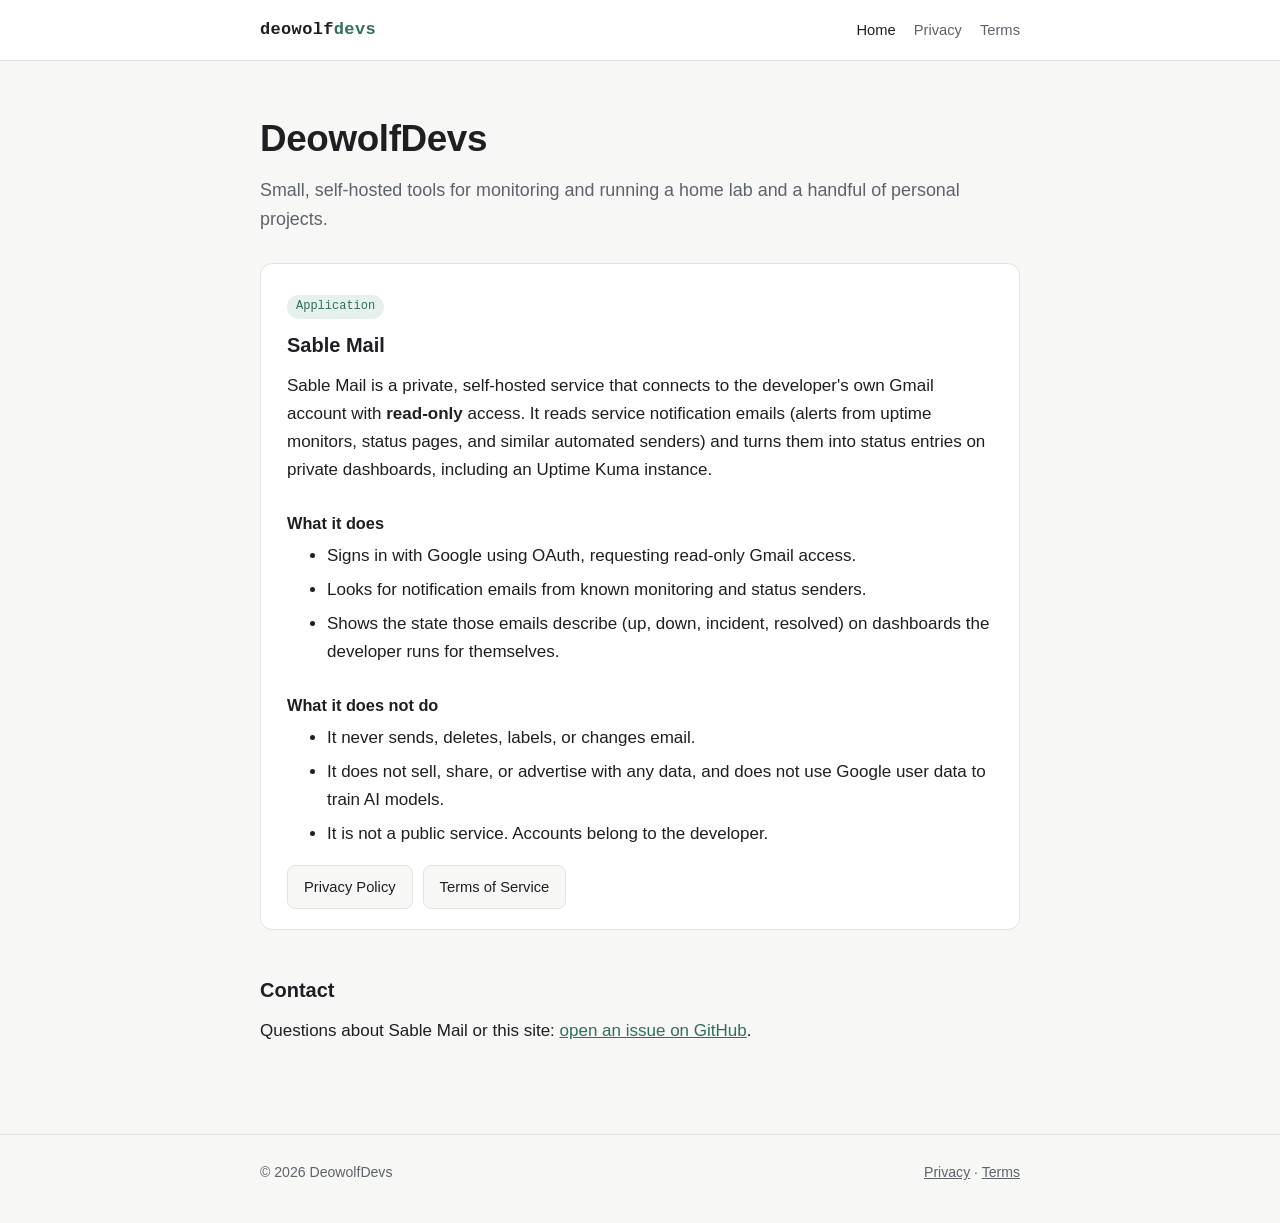
<file: index.html>
<!doctype html>
<html lang="en">
<head>
<meta charset="utf-8">
<meta name="viewport" content="width=device-width, initial-scale=1">
<title>DeowolfDevs · Sable Mail</title>
<meta name="description" content="DeowolfDevs builds small self-hosted tools. Sable Mail reads service notification emails, read-only, to keep private status dashboards current.">
<link rel="stylesheet" href="style.css">
</head>
<body>
<header class="top">
  <div class="wrap">
    <a class="brand" href="./">deowolf<span>devs</span></a>
    <nav><a href="./" aria-current="page">Home</a><a href="privacy.html">Privacy</a><a href="terms.html">Terms</a></nav>
  </div>
</header>

<main>
  <div class="wrap">
    <h1>DeowolfDevs</h1>
    <p class="lede">Small, self-hosted tools for monitoring and running a home lab and a handful of personal projects.</p>

    <section class="card" id="sable-mail">
      <span class="tag">Application</span>
      <h2>Sable Mail</h2>
      <p>Sable Mail is a private, self-hosted service that connects to the developer's own Gmail account with <strong>read-only</strong> access. It reads service notification emails (alerts from uptime monitors, status pages, and similar automated senders) and turns them into status entries on private dashboards, including an Uptime Kuma instance.</p>
      <h3>What it does</h3>
      <ul>
        <li>Signs in with Google using OAuth, requesting read-only Gmail access.</li>
        <li>Looks for notification emails from known monitoring and status senders.</li>
        <li>Shows the state those emails describe (up, down, incident, resolved) on dashboards the developer runs for themselves.</li>
      </ul>
      <h3>What it does not do</h3>
      <ul>
        <li>It never sends, deletes, labels, or changes email.</li>
        <li>It does not sell, share, or advertise with any data, and does not use Google user data to train AI models.</li>
        <li>It is not a public service. Accounts belong to the developer.</li>
      </ul>
      <div class="links">
        <a class="btn" href="privacy.html">Privacy Policy</a>
        <a class="btn" href="terms.html">Terms of Service</a>
      </div>
    </section>

    <h2>Contact</h2>
    <p>Questions about Sable Mail or this site: <a href="https://github.com/DeowolfDevs/deowolfdevs.github.io/issues">open an issue on GitHub</a>.</p>
  </div>
</main>

<footer>
  <div class="wrap">
    <span>&copy; 2026 DeowolfDevs</span>
    <span><a href="privacy.html">Privacy</a> &middot; <a href="terms.html">Terms</a></span>
  </div>
</footer>
</body>
</html>
</file>
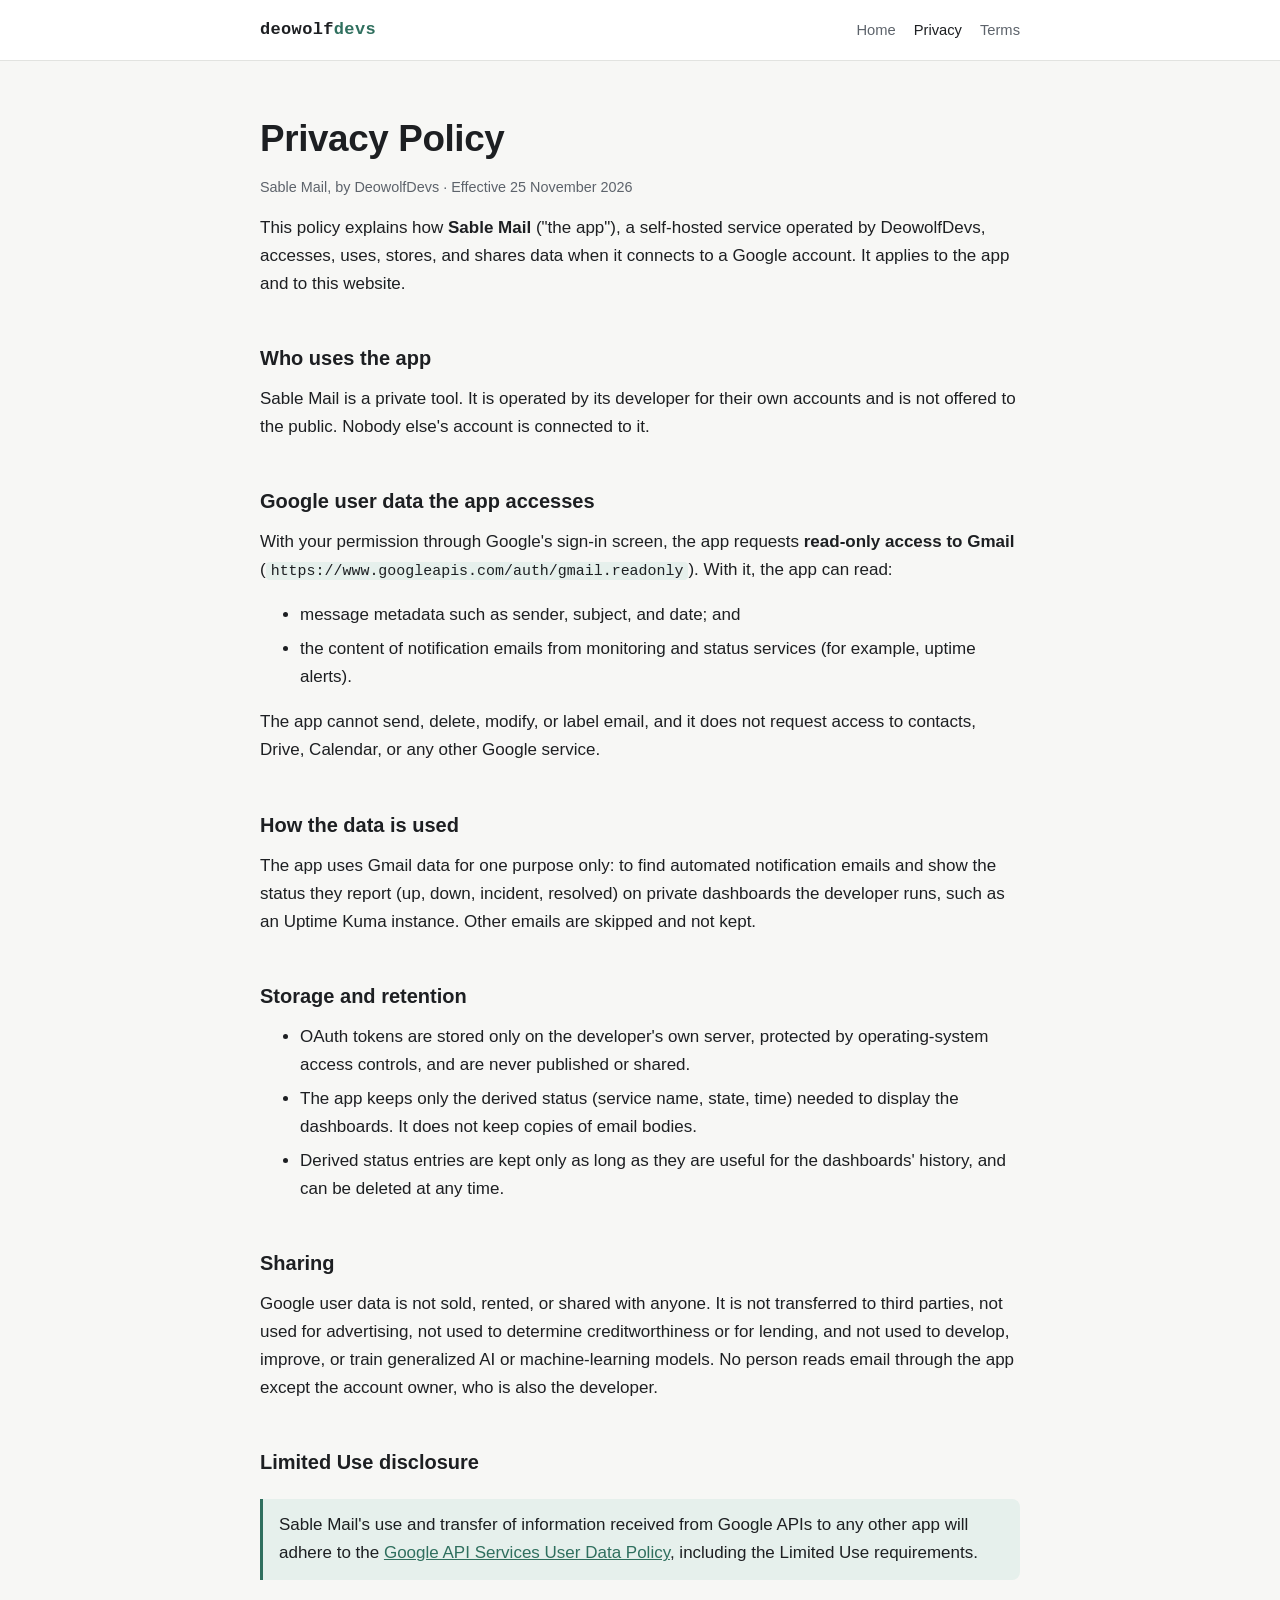
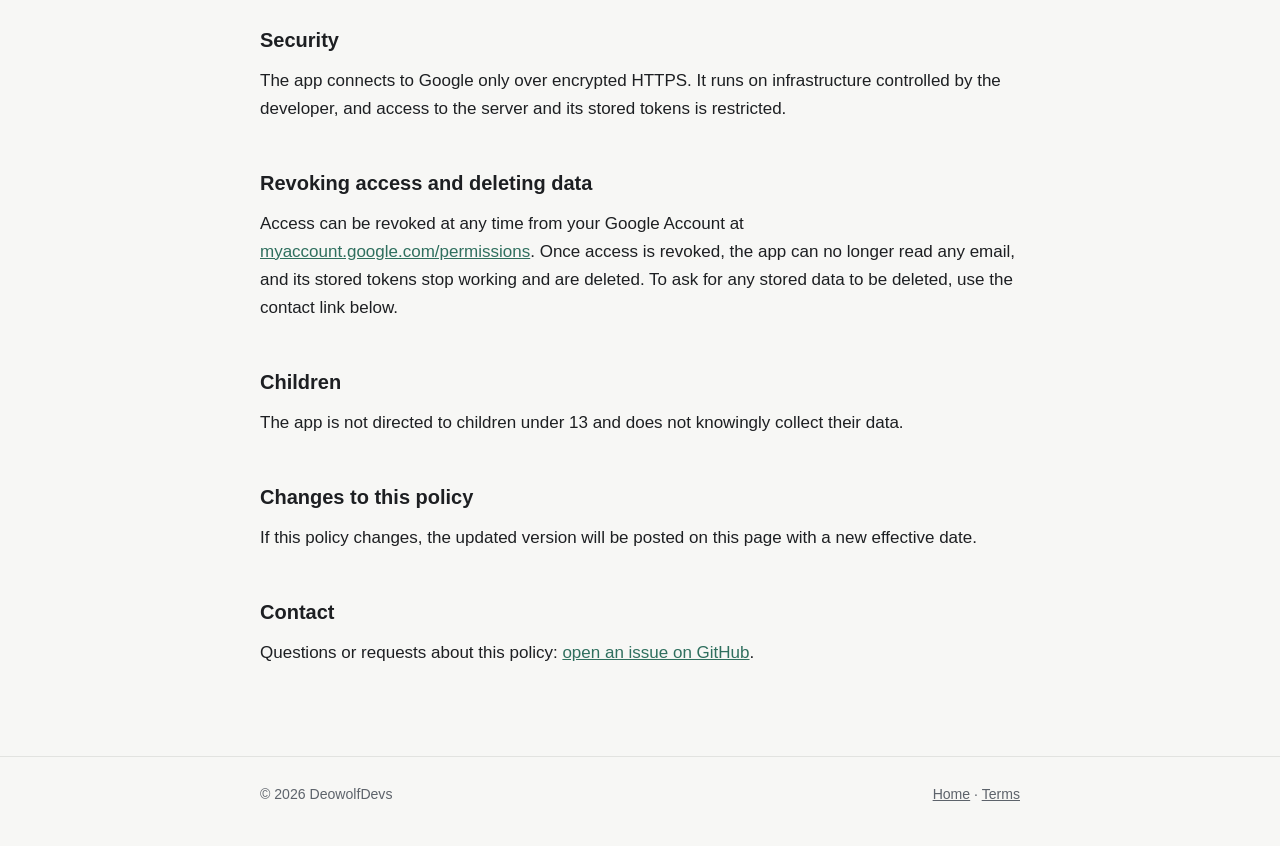
<file: privacy.html>
<!doctype html>
<html lang="en">
<head>
<meta charset="utf-8">
<meta name="viewport" content="width=device-width, initial-scale=1">
<title>Privacy Policy · Sable Mail · DeowolfDevs</title>
<meta name="description" content="Privacy Policy for Sable Mail by DeowolfDevs: what Google user data it reads, how it is used, stored, and deleted.">
<link rel="stylesheet" href="style.css">
</head>
<body>
<header class="top">
  <div class="wrap">
    <a class="brand" href="./">deowolf<span>devs</span></a>
    <nav><a href="./">Home</a><a href="privacy.html" aria-current="page">Privacy</a><a href="terms.html">Terms</a></nav>
  </div>
</header>

<main>
  <div class="wrap">
    <h1>Privacy Policy</h1>
    <p class="meta">Sable Mail, by DeowolfDevs &middot; Effective 25 November 2026</p>

    <p>This policy explains how <strong>Sable Mail</strong> ("the app"), a self-hosted service operated by DeowolfDevs, accesses, uses, stores, and shares data when it connects to a Google account. It applies to the app and to this website.</p>

    <h2>Who uses the app</h2>
    <p>Sable Mail is a private tool. It is operated by its developer for their own accounts and is not offered to the public. Nobody else's account is connected to it.</p>

    <h2>Google user data the app accesses</h2>
    <p>With your permission through Google's sign-in screen, the app requests <strong>read-only access to Gmail</strong> (<code>https://www.googleapis.com/auth/gmail.readonly</code>). With it, the app can read:</p>
    <ul>
      <li>message metadata such as sender, subject, and date; and</li>
      <li>the content of notification emails from monitoring and status services (for example, uptime alerts).</li>
    </ul>
    <p>The app cannot send, delete, modify, or label email, and it does not request access to contacts, Drive, Calendar, or any other Google service.</p>

    <h2>How the data is used</h2>
    <p>The app uses Gmail data for one purpose only: to find automated notification emails and show the status they report (up, down, incident, resolved) on private dashboards the developer runs, such as an Uptime Kuma instance. Other emails are skipped and not kept.</p>

    <h2>Storage and retention</h2>
    <ul>
      <li>OAuth tokens are stored only on the developer's own server, protected by operating-system access controls, and are never published or shared.</li>
      <li>The app keeps only the derived status (service name, state, time) needed to display the dashboards. It does not keep copies of email bodies.</li>
      <li>Derived status entries are kept only as long as they are useful for the dashboards' history, and can be deleted at any time.</li>
    </ul>

    <h2>Sharing</h2>
    <p>Google user data is not sold, rented, or shared with anyone. It is not transferred to third parties, not used for advertising, not used to determine creditworthiness or for lending, and not used to develop, improve, or train generalized AI or machine-learning models. No person reads email through the app except the account owner, who is also the developer.</p>

    <h2>Limited Use disclosure</h2>
    <div class="note">
      <p style="margin:0">Sable Mail's use and transfer of information received from Google APIs to any other app will adhere to the <a href="https://developers.google.com/terms/api-services-user-data-policy">Google API Services User Data Policy</a>, including the Limited Use requirements.</p>
    </div>

    <h2>Security</h2>
    <p>The app connects to Google only over encrypted HTTPS. It runs on infrastructure controlled by the developer, and access to the server and its stored tokens is restricted.</p>

    <h2>Revoking access and deleting data</h2>
    <p>Access can be revoked at any time from your Google Account at <a href="https://myaccount.google.com/permissions">myaccount.google.com/permissions</a>. Once access is revoked, the app can no longer read any email, and its stored tokens stop working and are deleted. To ask for any stored data to be deleted, use the contact link below.</p>

    <h2>Children</h2>
    <p>The app is not directed to children under 13 and does not knowingly collect their data.</p>

    <h2>Changes to this policy</h2>
    <p>If this policy changes, the updated version will be posted on this page with a new effective date.</p>

    <h2>Contact</h2>
    <p>Questions or requests about this policy: <a href="https://github.com/DeowolfDevs/deowolfdevs.github.io/issues">open an issue on GitHub</a>.</p>
  </div>
</main>

<footer>
  <div class="wrap">
    <span>&copy; 2026 DeowolfDevs</span>
    <span><a href="./">Home</a> &middot; <a href="terms.html">Terms</a></span>
  </div>
</footer>
</body>
</html>
</file>
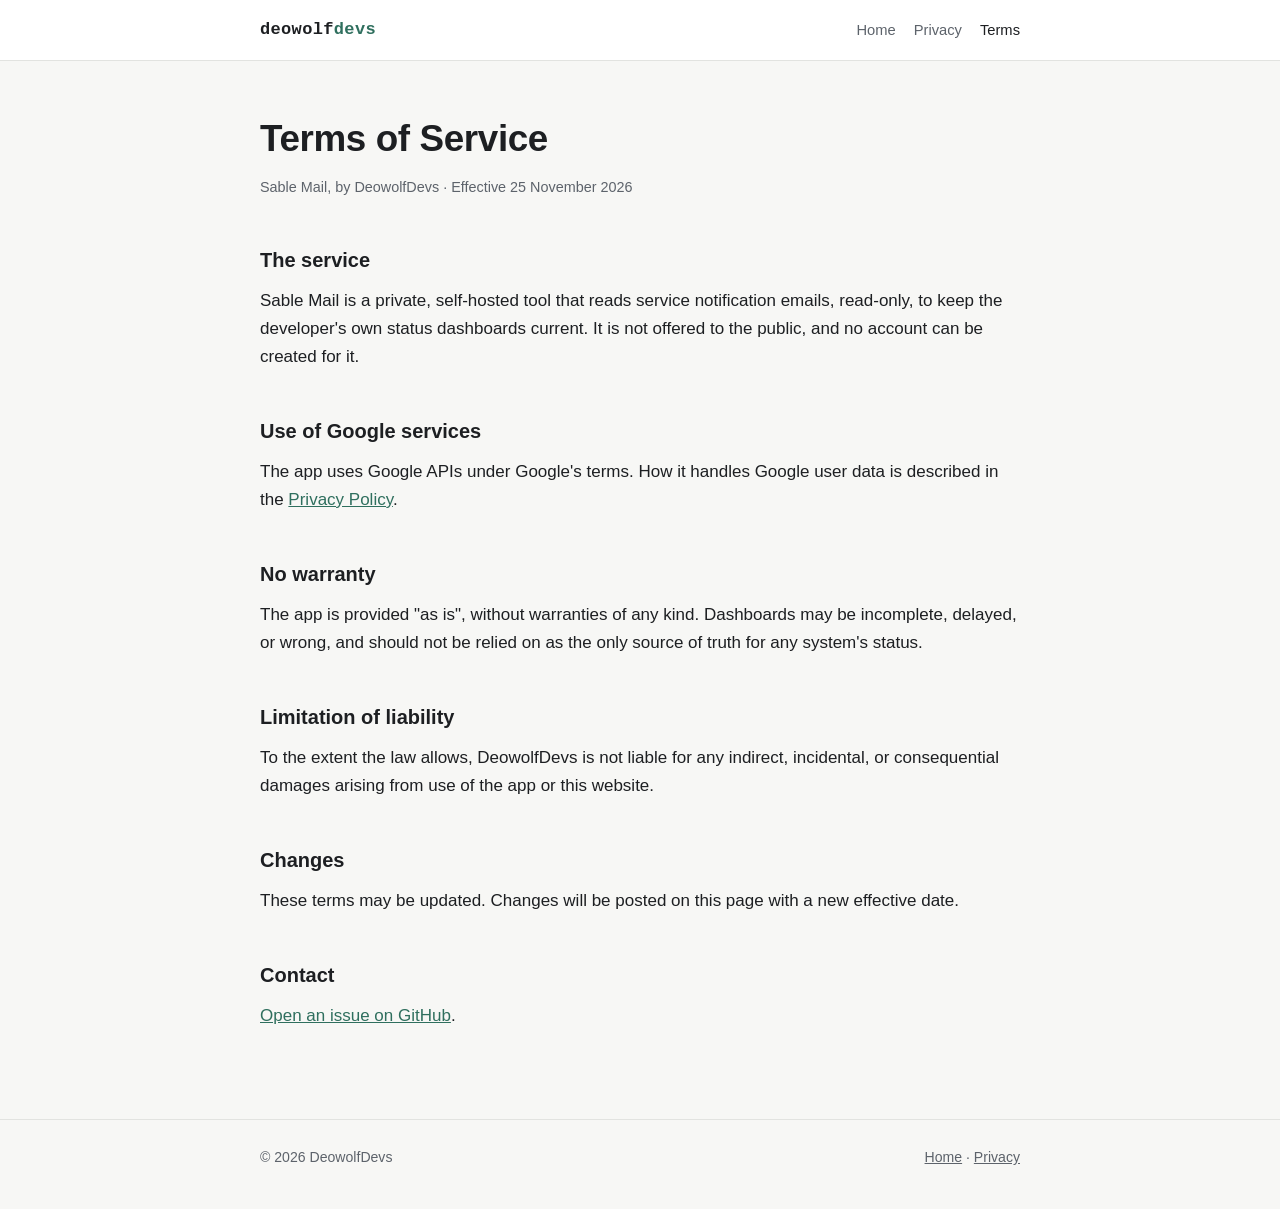
<file: terms.html>
<!doctype html>
<html lang="en">
<head>
<meta charset="utf-8">
<meta name="viewport" content="width=device-width, initial-scale=1">
<title>Terms of Service · Sable Mail · DeowolfDevs</title>
<meta name="description" content="Terms of Service for Sable Mail by DeowolfDevs.">
<link rel="stylesheet" href="style.css">
</head>
<body>
<header class="top">
  <div class="wrap">
    <a class="brand" href="./">deowolf<span>devs</span></a>
    <nav><a href="./">Home</a><a href="privacy.html">Privacy</a><a href="terms.html" aria-current="page">Terms</a></nav>
  </div>
</header>

<main>
  <div class="wrap">
    <h1>Terms of Service</h1>
    <p class="meta">Sable Mail, by DeowolfDevs &middot; Effective 25 November 2026</p>

    <h2>The service</h2>
    <p>Sable Mail is a private, self-hosted tool that reads service notification emails, read-only, to keep the developer's own status dashboards current. It is not offered to the public, and no account can be created for it.</p>

    <h2>Use of Google services</h2>
    <p>The app uses Google APIs under Google's terms. How it handles Google user data is described in the <a href="privacy.html">Privacy Policy</a>.</p>

    <h2>No warranty</h2>
    <p>The app is provided "as is", without warranties of any kind. Dashboards may be incomplete, delayed, or wrong, and should not be relied on as the only source of truth for any system's status.</p>

    <h2>Limitation of liability</h2>
    <p>To the extent the law allows, DeowolfDevs is not liable for any indirect, incidental, or consequential damages arising from use of the app or this website.</p>

    <h2>Changes</h2>
    <p>These terms may be updated. Changes will be posted on this page with a new effective date.</p>

    <h2>Contact</h2>
    <p><a href="https://github.com/DeowolfDevs/deowolfdevs.github.io/issues">Open an issue on GitHub</a>.</p>
  </div>
</main>

<footer>
  <div class="wrap">
    <span>&copy; 2026 DeowolfDevs</span>
    <span><a href="./">Home</a> &middot; <a href="privacy.html">Privacy</a></span>
  </div>
</footer>
</body>
</html>
</file>
<file: style.css>
:root {
  --bg: #f7f7f5;
  --panel: #ffffff;
  --text: #1d1f22;
  --dim: #5d636b;
  --line: #e2e3e0;
  --accent: #2f6f5e;
  --accent-soft: #e6f0ec;
  --mono: ui-monospace, "Cascadia Code", Consolas, monospace;
  --sans: -apple-system, BlinkMacSystemFont, "Segoe UI", Inter, Roboto, sans-serif;
}
@media (prefers-color-scheme: dark) {
  :root {
    --bg: #111315; --panel: #181b1e; --text: #e7e8e6; --dim: #9aa1a8;
    --line: #2a2e33; --accent: #7cc4ad; --accent-soft: #1c2a26;
  }
}
* { box-sizing: border-box; }
html { -webkit-text-size-adjust: 100%; }
body {
  margin: 0; background: var(--bg); color: var(--text);
  font: 17px/1.65 var(--sans);
}
a { color: var(--accent); }
.wrap { width: min(760px, 100% - 32px); margin: 0 auto; }

header.top { border-bottom: 1px solid var(--line); background: var(--panel); }
header.top .wrap { display: flex; align-items: center; justify-content: space-between; gap: 16px; height: 60px; }
.brand { font-family: var(--mono); font-weight: 600; text-decoration: none; color: var(--text); letter-spacing: .02em; }
.brand span { color: var(--accent); }
nav a { color: var(--dim); text-decoration: none; margin-left: 18px; font-size: .92rem; }
nav a:hover, nav a[aria-current] { color: var(--text); }

main { padding: 56px 0 72px; }
h1 { font-size: clamp(1.7rem, 4vw, 2.3rem); line-height: 1.2; margin: 0 0 .4em; letter-spacing: -.01em; }
h2 { font-size: 1.25rem; margin: 2.2em 0 .5em; }
h3 { font-size: 1.02rem; margin: 1.6em 0 .3em; }
p, ul { margin: 0 0 1em; }
li { margin-bottom: .35em; }
.lede { font-size: 1.12rem; color: var(--dim); }
.meta { color: var(--dim); font-size: .9rem; }

.card {
  background: var(--panel); border: 1px solid var(--line); border-radius: 12px;
  padding: 26px 26px 20px; margin: 28px 0;
}
.card h2 { margin-top: 0; }
.tag {
  display: inline-block; font-family: var(--mono); font-size: .75rem; padding: 2px 9px;
  border-radius: 99px; background: var(--accent-soft); color: var(--accent); margin-bottom: 10px;
}
.links { display: flex; flex-wrap: wrap; gap: 10px; margin-top: 14px; }
.btn {
  display: inline-block; padding: 9px 16px; border-radius: 8px; border: 1px solid var(--line);
  text-decoration: none; color: var(--text); font-size: .92rem; background: var(--bg);
}
.btn:hover { border-color: var(--accent); color: var(--accent); }
.note {
  border-left: 3px solid var(--accent); background: var(--accent-soft);
  padding: 12px 16px; border-radius: 0 8px 8px 0; margin: 1.2em 0;
}
code { font-family: var(--mono); font-size: .88em; background: var(--accent-soft); padding: 1px 5px; border-radius: 4px; }

footer { border-top: 1px solid var(--line); padding: 26px 0 40px; color: var(--dim); font-size: .88rem; }
footer .wrap { display: flex; flex-wrap: wrap; justify-content: space-between; gap: 10px; }
footer a { color: var(--dim); }
@media (max-width: 520px) { nav a { margin-left: 12px; } }
</file>
